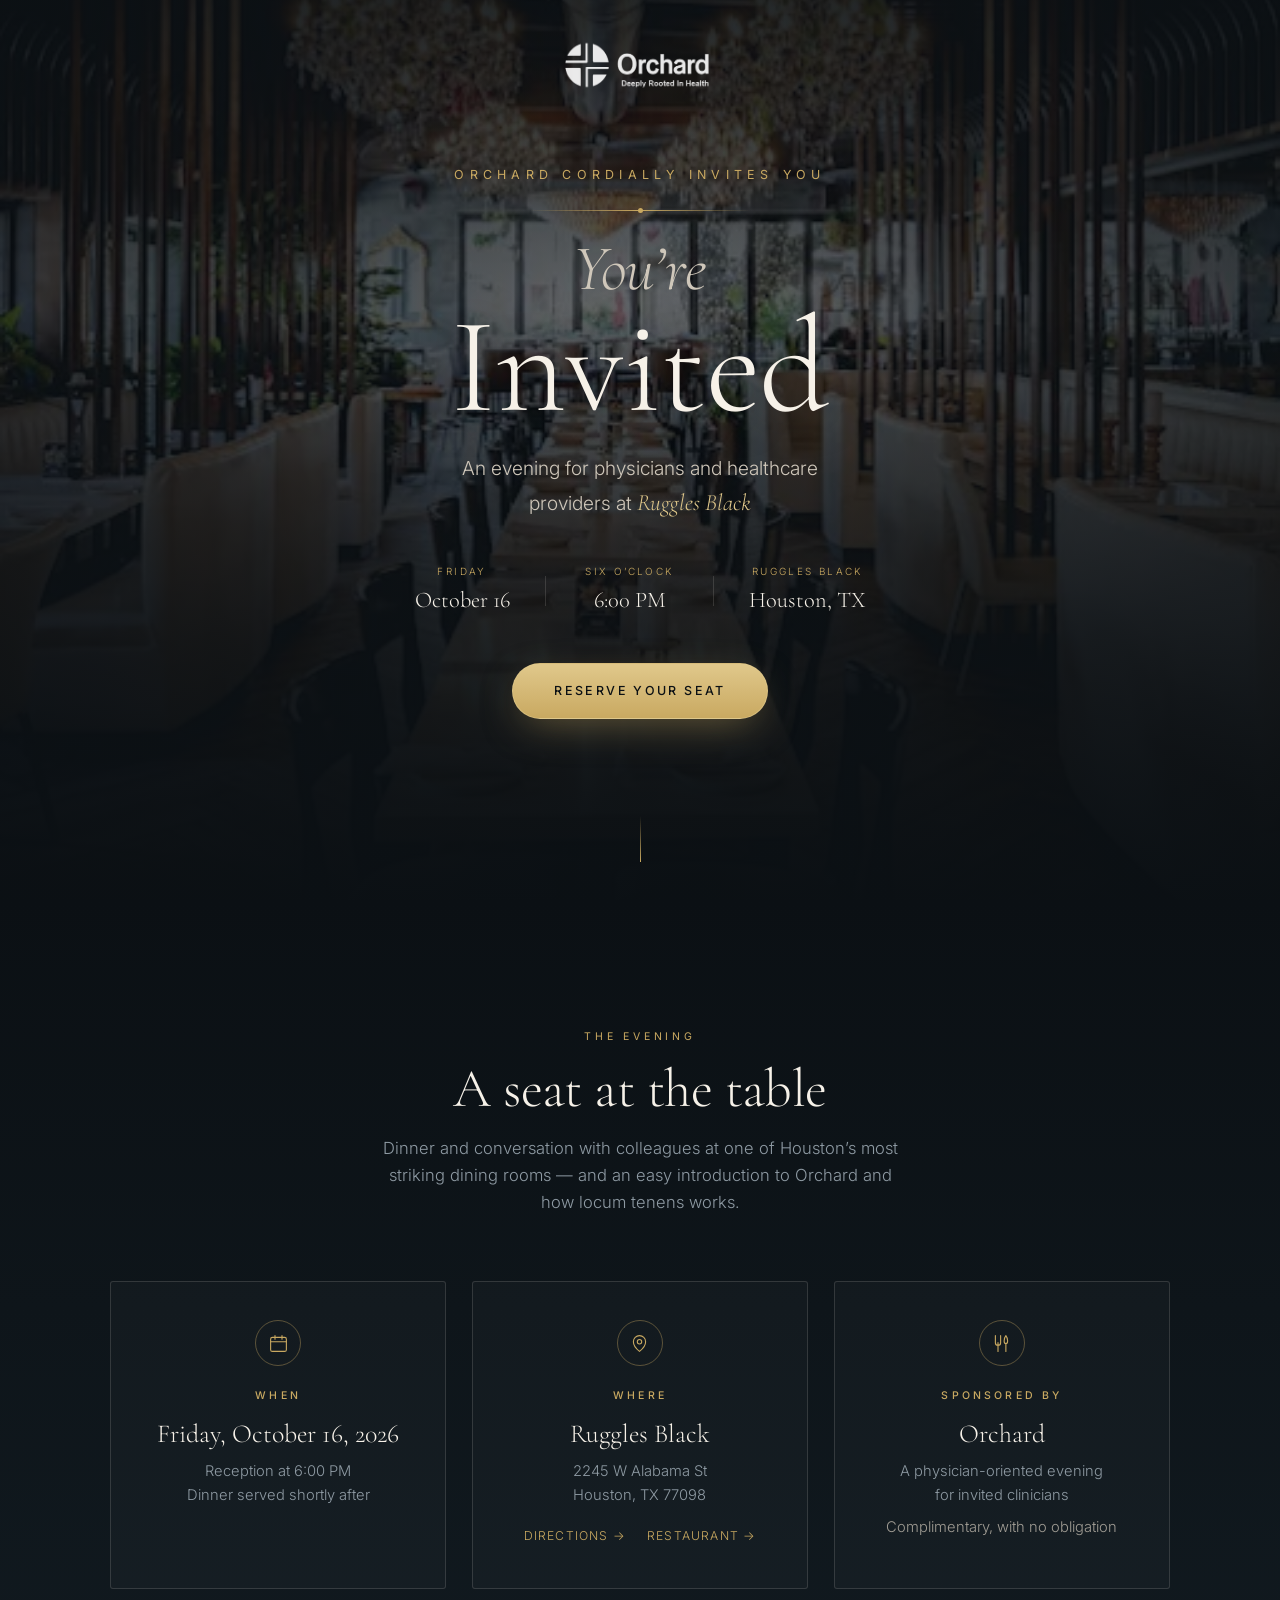
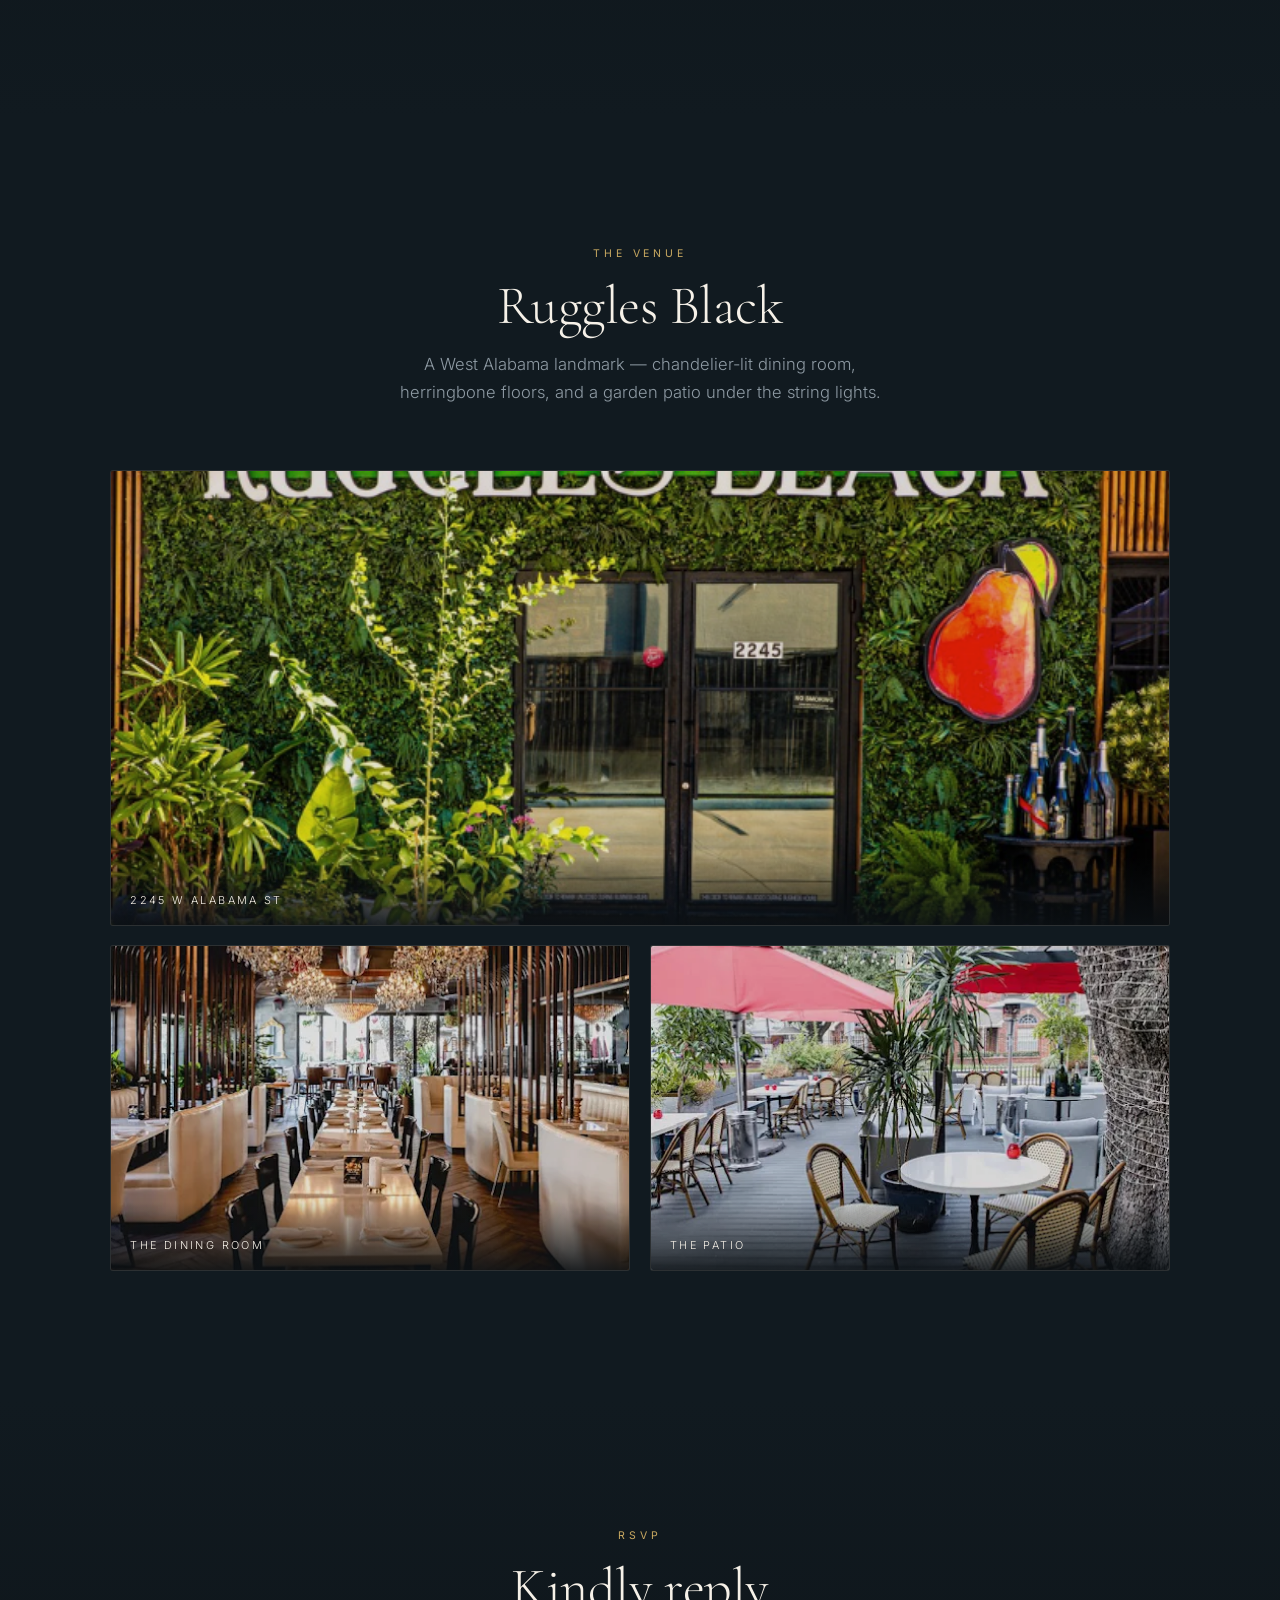
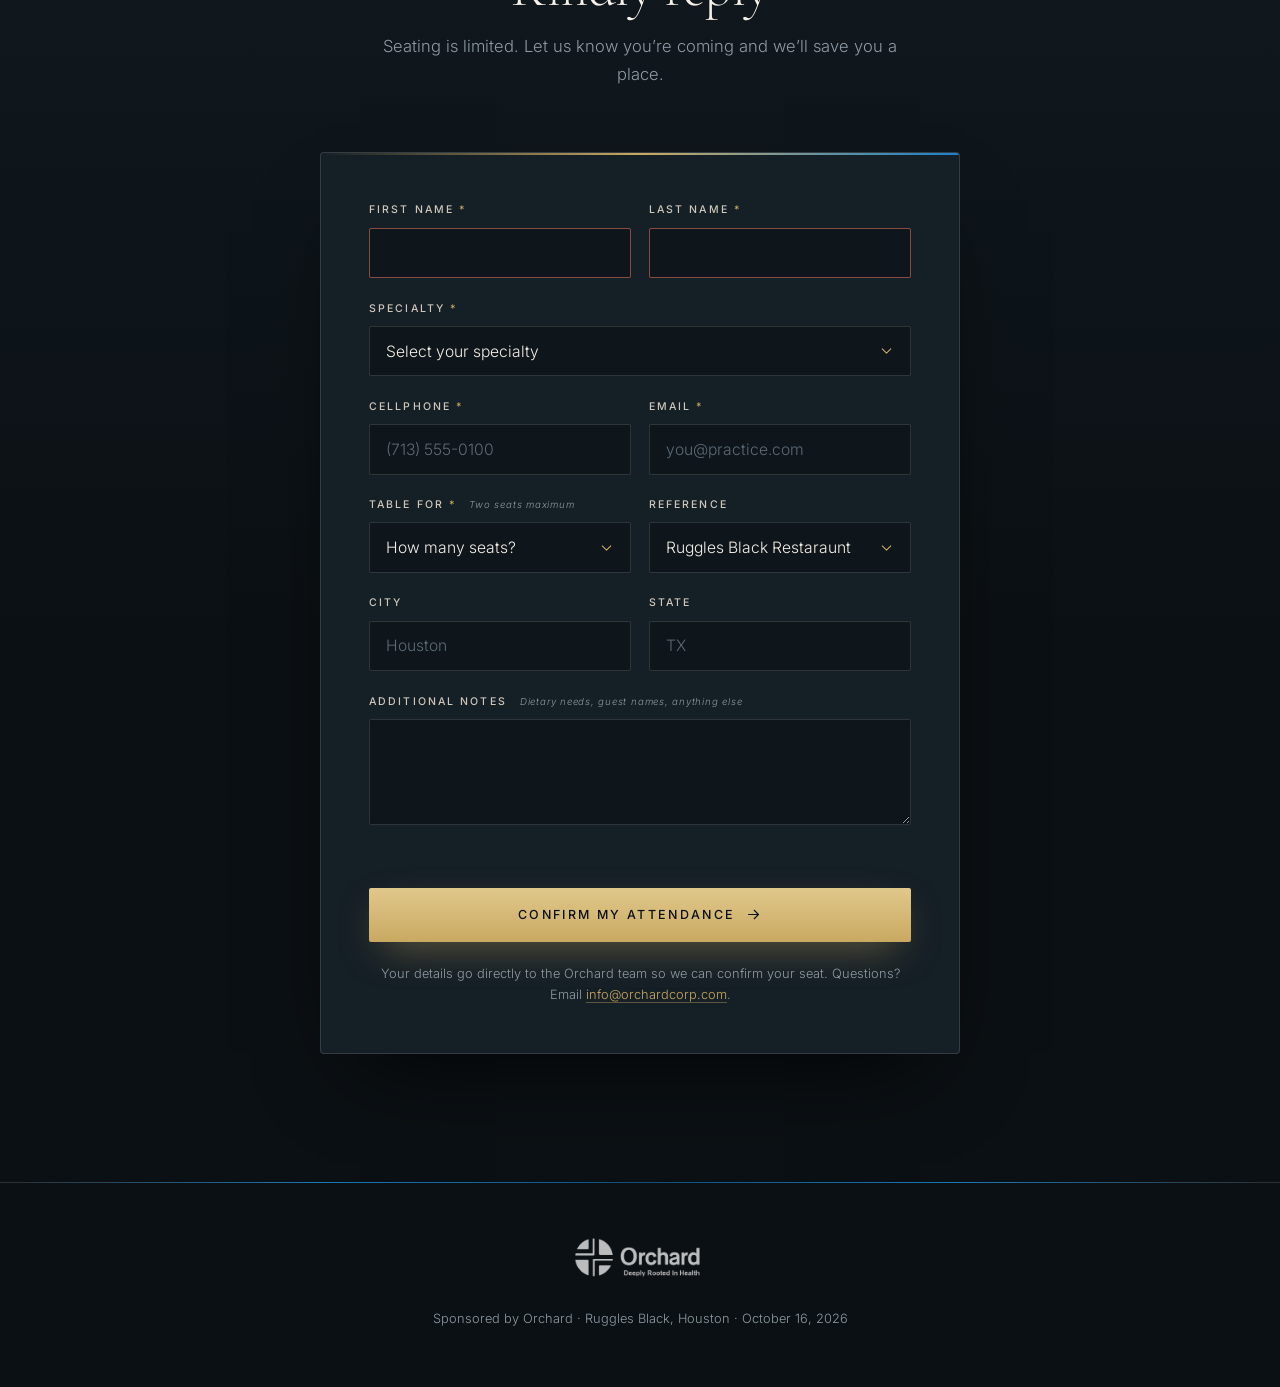
<file: index.html>
<!doctype html>
<html lang="en">
<head>
<meta charset="utf-8">
<meta http-equiv="Content-type" content="text/html; charset=UTF-8">
<meta name="viewport" content="width=device-width, initial-scale=1">
<title>You're Invited — An Evening with Orchard</title>
<meta name="description" content="An evening for physicians and healthcare providers to meet over dinner and learn more about Orchard and locum tenens. Ruggles Black, Houston — Friday, October 16 at 6:00 PM. RSVP below.">
<meta name="robots" content="noindex">

<meta property="og:type" content="website">
<meta property="og:title" content="You're Invited — An Evening with Orchard">
<meta property="og:description" content="Sponsored by Orchard. An evening for physicians and healthcare providers — Ruggles Black, Houston · Friday, October 16 · 6:00 PM">
<meta property="og:image" content="src/assets/venue-dining.webp">

<link rel="preconnect" href="https://fonts.googleapis.com">
<link rel="preconnect" href="https://fonts.gstatic.com" crossorigin>
<link href="https://fonts.googleapis.com/css2?family=Cormorant+Garamond:ital,wght@0,300;0,400;0,500;0,600;1,300;1,400&family=Inter:wght@300;400;500;600&display=swap" rel="stylesheet">
<link rel="icon" href="src/assets/favicon-32.png" sizes="32x32">
<link rel="icon" href="src/assets/icon-512.png" sizes="512x512">
<link rel="apple-touch-icon" href="src/assets/apple-touch-icon.png">
<meta name="theme-color" content="#0B1014">

<link rel="stylesheet" href="styles.css">

<noscript><style>.reveal{opacity:1!important;transform:none!important}</style></noscript>

<script src="https://www.google.com/recaptcha/api.js" async defer></script>
</head>
<body>

<!-- ─────────────  HERO  ───────────── -->
<header class="hero">
  <div class="hero__media" role="presentation">
    <img src="src/assets/venue-dining.webp" alt="" aria-hidden="true">
  </div>
  <div class="hero__scrim"></div>

  <a class="brandbar" href="https://orchardcorp.com" target="_blank" rel="noopener noreferrer" aria-label="Orchard — Deeply Rooted In Health">
    <img src="src/assets/orchard-logo.png" alt="Orchard" width="326" height="121">
  </a>

  <div class="hero__inner">
    <p class="eyebrow reveal">Orchard cordially invites you</p>

    <div class="rule reveal" style="--d:.1s"><span></span></div>

    <h1 class="reveal" style="--d:.2s">
      <span class="h1-script">You&rsquo;re</span>
      <span class="h1-main">Invited</span>
    </h1>

    <p class="hero__lede reveal" style="--d:.3s">
      An evening for physicians and healthcare providers at
      <em>Ruggles&nbsp;Black</em>
    </p>

    <div class="hero__meta reveal" style="--d:.4s">
      <div class="hero__meta-item">
        <span class="k">Friday</span>
        <span class="v">October 16</span>
      </div>
      <div class="hero__meta-div" aria-hidden="true"></div>
      <div class="hero__meta-item">
        <span class="k">Six o&rsquo;clock</span>
        <span class="v">6:00 PM</span>
      </div>
      <div class="hero__meta-div" aria-hidden="true"></div>
      <div class="hero__meta-item">
        <span class="k">Ruggles Black</span>
        <span class="v">Houston, TX</span>
      </div>
    </div>

    <a class="btn btn--primary reveal" style="--d:.5s" href="#rsvp">Reserve your seat</a>
  </div>

  <a class="scroll-cue" href="#details" aria-label="Scroll to details">
    <span class="scroll-cue__line"></span>
  </a>
</header>

<main>

<!-- ─────────────  DETAILS  ───────────── -->
<section class="section details" id="details">
  <div class="wrap">
    <div class="section__head reveal">
      <p class="kicker">The Evening</p>
      <h2>A seat at the table</h2>
      <p class="section__sub">
        Dinner and conversation with colleagues at one of Houston&rsquo;s most striking
        dining rooms &mdash; and an easy introduction to Orchard and how locum tenens works.
      </p>
    </div>

    <div class="cards">
      <article class="card reveal" style="--d:.05s">
        <div class="card__icon" aria-hidden="true">
          <svg viewBox="0 0 24 24" fill="none" stroke="currentColor" stroke-width="1.25">
            <rect x="3" y="5" width="18" height="16" rx="2"/>
            <path d="M8 3v4M16 3v4M3 10h18"/>
          </svg>
        </div>
        <h3>When</h3>
        <p class="card__lead">Friday, October&nbsp;16, 2026</p>
        <p class="card__note">Reception at 6:00&nbsp;PM<br>Dinner served shortly after</p>
      </article>

      <article class="card reveal" style="--d:.15s">
        <div class="card__icon" aria-hidden="true">
          <svg viewBox="0 0 24 24" fill="none" stroke="currentColor" stroke-width="1.25">
            <path d="M12 21s7-5.4 7-11a7 7 0 1 0-14 0c0 5.6 7 11 7 11z"/>
            <circle cx="12" cy="10" r="2.5"/>
          </svg>
        </div>
        <h3>Where</h3>
        <p class="card__lead">Ruggles Black</p>
        <p class="card__note">
          2245 W Alabama St<br>Houston, TX 77098
        </p>
        <div class="card__links">
          <a href="https://maps.google.com/?q=Ruggles+Black,+2245+W+Alabama+St,+Houston,+TX+77098" target="_blank" rel="noopener noreferrer">Directions &rarr;</a>
          <a href="https://rugglesblack.com" target="_blank" rel="noopener noreferrer">Restaurant &rarr;</a>
        </div>
      </article>

      <article class="card reveal" style="--d:.25s">
        <div class="card__icon" aria-hidden="true">
          <svg viewBox="0 0 24 24" fill="none" stroke="currentColor" stroke-width="1.25">
            <path d="M5 3v8a3 3 0 0 0 6 0V3M8 11v10"/>
            <path d="M17 3c-1.5 2-2 4-2 6s.5 3 2 3 2-1 2-3-.5-4-2-6zM17 12v9"/>
          </svg>
        </div>
        <h3>Sponsored by</h3>
        <p class="card__lead">Orchard</p>
        <p class="card__note">
          A physician-oriented evening<br>for invited clinicians
        </p>
        <p class="card__note card__note--tight">
          Complimentary, with no obligation
        </p>
      </article>
    </div>
  </div>
</section>

<!-- ─────────────  GALLERY  ───────────── -->
<section class="section gallery-sec">
  <div class="wrap">
    <div class="section__head reveal">
      <p class="kicker">The Venue</p>
      <h2>Ruggles Black</h2>
      <p class="section__sub">
        A West Alabama landmark &mdash; chandelier-lit dining room, herringbone floors,
        and a garden patio under the string lights.
      </p>
    </div>

    <div class="gallery">
      <figure class="shot shot--wide reveal">
        <img src="src/assets/venue-exterior.webp" alt="The Ruggles Black entrance on West Alabama Street, framed by a living green wall" loading="lazy">
        <figcaption>2245 W Alabama St</figcaption>
      </figure>
      <figure class="shot reveal" style="--d:.1s">
        <img src="src/assets/venue-dining.webp" alt="The Ruggles Black dining room, lined with chandeliers and banquettes" loading="lazy">
        <figcaption>The dining room</figcaption>
      </figure>
      <figure class="shot reveal" style="--d:.2s">
        <img src="src/assets/venue-patio.webp" alt="The Ruggles Black patio with red umbrellas and bistro chairs" loading="lazy">
        <figcaption>The patio</figcaption>
      </figure>
    </div>
  </div>
</section>

<!-- ─────────────  RSVP  ───────────── -->
<section class="section rsvp" id="rsvp">
  <div class="wrap wrap--narrow">
    <div class="section__head reveal">
      <p class="kicker">RSVP</p>
      <h2>Kindly reply</h2>
      <p class="section__sub">
        Seating is limited. Let us know you&rsquo;re coming and we&rsquo;ll save you a place.
      </p>
    </div>

    <div class="form-card reveal" style="--d:.1s">
      <div class="form-card__ribbon" aria-hidden="true"></div>

      <form
        id="rsvp-form"
        action="https://webto.salesforce.com/servlet/servlet.WebToLead?encoding=UTF-8&orgId=00DKc000000Ivmn"
        method="POST"
      >
        <!-- Salesforce Web-to-Lead routing -->
        <input type="hidden" name="captcha_settings" value='{"keyname":"Google_reCAPTCHA_v2","fallback":"true","orgId":"00DKc000000Ivmn","ts":""}'>
        <input type="hidden" name="oid" value="00DKc000000Ivmn">
        <input type="hidden" name="retURL" value="https://orchard-rsvp-two.vercel.app/thanks.html">
        <input type="hidden" id="lead_source" name="lead_source" value="Web">

        <div class="grid-2">
          <div class="field">
            <label for="first_name">First name <span class="req">*</span></label>
            <input id="first_name" name="first_name" type="text" maxlength="40" required autocomplete="given-name">
          </div>
          <div class="field">
            <label for="last_name">Last name <span class="req">*</span></label>
            <input id="last_name" name="last_name" type="text" maxlength="80" required autocomplete="family-name">
          </div>
        </div>

        <div class="field">
          <label for="00NWj00000UkWBz">Specialty <span class="req">*</span></label>
          <div class="select-wrap">
            <select id="00NWj00000UkWBz" name="00NWj00000UkWBz" title="Specialty" required>
              <option value="">Select your specialty</option>
            <option value="Abdominal Radiology">Abdominal Radiology</option>
            <option value="Acute Care">Acute Care</option>
            <option value="Addiction Medicine">Addiction Medicine</option>
            <option value="Addiction Psychiatry">Addiction Psychiatry</option>
            <option value="Adolescent Medicine">Adolescent Medicine</option>
            <option value="Adult">Adult</option>
            <option value="Adult Reconstructive Orthopedics">Adult Reconstructive Orthopedics</option>
            <option value="Allergy">Allergy</option>
            <option value="Allergy/Immunology">Allergy/Immunology</option>
            <option value="Allergy and Immunology">Allergy and Immunology</option>
            <option value="Anatomic/Clinical Pathology">Anatomic/Clinical Pathology</option>
            <option value="Anatomic Pathology">Anatomic Pathology</option>
            <option value="Anesthesia Assistant">Anesthesia Assistant</option>
            <option value="Anesthesiology">Anesthesiology</option>
            <option value="Anesthesiology - Cardiac">Anesthesiology - Cardiac</option>
            <option value="Audiology">Audiology</option>
            <option value="Bariatric Surgery">Bariatric Surgery</option>
            <option value="Bloodbanking/Transfusion Medicine">Bloodbanking/Transfusion Medicine</option>
            <option value="Breast Radiology">Breast Radiology</option>
            <option value="Breast Surgery">Breast Surgery</option>
            <option value="Cardiac Electrophysiology">Cardiac Electrophysiology</option>
            <option value="Cardiac Surgery">Cardiac Surgery</option>
            <option value="Cardiology">Cardiology</option>
            <option value="Cardiothoracic Anesthesiology">Cardiothoracic Anesthesiology</option>
            <option value="Cardiothoracic Radiology">Cardiothoracic Radiology</option>
            <option value="Cardiothoracic Surgery">Cardiothoracic Surgery</option>
            <option value="Cardiovascular Diseases">Cardiovascular Diseases</option>
            <option value="Cardiovascular Surgery">Cardiovascular Surgery</option>
            <option value="Certified Anesthesiologist Assistant (CAA)">Certified Anesthesiologist Assistant (CAA)</option>
            <option value="Child &amp; Adolescent Psychiatry">Child &amp; Adolescent Psychiatry</option>
            <option value="Child Development">Child Development</option>
            <option value="Child Neurology">Child Neurology</option>
            <option value="Clinical Neurophysiology">Clinical Neurophysiology</option>
            <option value="Clinical Pathology">Clinical Pathology</option>
            <option value="Colon &amp; Rectal Surgery">Colon &amp; Rectal Surgery</option>
            <option value="Critical Care Medicine">Critical Care Medicine</option>
            <option value="Critical Care Surgery">Critical Care Surgery</option>
            <option value="CRNA">CRNA</option>
            <option value="Cytopathology">Cytopathology</option>
            <option value="Dental Hygenist">Dental Hygenist</option>
            <option value="Dentistry">Dentistry</option>
            <option value="Dermatology">Dermatology</option>
            <option value="Dermatopathology">Dermatopathology</option>
            <option value="Diabetes">Diabetes</option>
            <option value="Emergency Medicine">Emergency Medicine</option>
            <option value="Endocrinology">Endocrinology</option>
            <option value="Endodontist">Endodontist</option>
            <option value="Family Medicine">Family Medicine</option>
            <option value="Family Medicine - Obstetrics">Family Medicine - Obstetrics</option>
            <option value="Foot &amp; Ankle Orthopedics">Foot &amp; Ankle Orthopedics</option>
            <option value="Forensic Pathology">Forensic Pathology</option>
            <option value="Forensic Psychiatry">Forensic Psychiatry</option>
            <option value="Gastroenterology">Gastroenterology</option>
            <option value="General Practice">General Practice</option>
            <option value="General Surgery">General Surgery</option>
            <option value="Geriatric Medicine">Geriatric Medicine</option>
            <option value="Geriatric Psychiatry">Geriatric Psychiatry</option>
            <option value="Gerontology/Elder Health">Gerontology/Elder Health</option>
            <option value="Gynecolgic Oncology">Gynecolgic Oncology</option>
            <option value="Gynecology">Gynecology</option>
            <option value="Hand Surgery">Hand Surgery</option>
            <option value="Head &amp; Neck Surgery">Head &amp; Neck Surgery</option>
            <option value="Hematology">Hematology</option>
            <option value="Hematology/Oncology">Hematology/Oncology</option>
            <option value="Hematopathology">Hematopathology</option>
            <option value="Hospice &amp; Pallative Medicine">Hospice &amp; Pallative Medicine</option>
            <option value="Hospice &amp; Palliative Medicine">Hospice &amp; Palliative Medicine</option>
            <option value="Hospitalist">Hospitalist</option>
            <option value="Hyperbaric Medicine/Wound Care">Hyperbaric Medicine/Wound Care</option>
            <option value="IM/Pediatrics (MedPed)">IM/Pediatrics (MedPed)</option>
            <option value="Immunology">Immunology</option>
            <option value="Infectious Disease">Infectious Disease</option>
            <option value="Internal Medicine">Internal Medicine</option>
            <option value="Interventional Cardiology">Interventional Cardiology</option>
            <option value="Interventional Neuro Radiology">Interventional Neuro Radiology</option>
            <option value="Interventional Pain Management">Interventional Pain Management</option>
            <option value="Interventional Radiology">Interventional Radiology</option>
            <option value="Kidney Transplant">Kidney Transplant</option>
            <option value="Maternal &amp; Fetal Medicine">Maternal &amp; Fetal Medicine</option>
            <option value="Medical Genetics">Medical Genetics</option>
            <option value="Medical Microbiology">Medical Microbiology</option>
            <option value="Medical Toxicology">Medical Toxicology</option>
            <option value="Mens Health">Mens Health</option>
            <option value="Molecular Genetic Pathology">Molecular Genetic Pathology</option>
            <option value="Musculoskeletal Radiology">Musculoskeletal Radiology</option>
            <option value="Neonatal-Perinatal Medicine">Neonatal-Perinatal Medicine</option>
            <option value="Nephrology">Nephrology</option>
            <option value="Neurodevelopmental Disabilities">Neurodevelopmental Disabilities</option>
            <option value="Neurological surgery">Neurological surgery</option>
            <option value="Neurology">Neurology</option>
            <option value="Neuropathology">Neuropathology</option>
            <option value="Neuroradiology">Neuroradiology</option>
            <option value="Neurotology">Neurotology</option>
            <option value="Nocturnist">Nocturnist</option>
            <option value="Nonsurgical/Nonprimary Care">Nonsurgical/Nonprimary Care</option>
            <option value="Nucelar Radiology">Nucelar Radiology</option>
            <option value="Nuclear Medicine">Nuclear Medicine</option>
            <option value="Nurse Midwife">Nurse Midwife</option>
            <option value="Nurse Practitioner">Nurse Practitioner</option>
            <option value="Obstetrics and Gynecology">Obstetrics and Gynecology</option>
            <option value="Occupational Medicine">Occupational Medicine</option>
            <option value="Occupational Therapist">Occupational Therapist</option>
            <option value="Occupational Therapy Assistant">Occupational Therapy Assistant</option>
            <option value="Oncology">Oncology</option>
            <option value="Ophthalmology">Ophthalmology</option>
            <option value="Optometry">Optometry</option>
            <option value="Oral &amp; Maxillofacial Surgery">Oral &amp; Maxillofacial Surgery</option>
            <option value="Oral Surgery">Oral Surgery</option>
            <option value="Orthodontist">Orthodontist</option>
            <option value="Orthopedic Sports Medicine">Orthopedic Sports Medicine</option>
            <option value="Orthopedic Surgery">Orthopedic Surgery</option>
            <option value="Orthopedic Trauma Surgery">Orthopedic Trauma Surgery</option>
            <option value="Otolaryngology">Otolaryngology</option>
            <option value="Pain Management">Pain Management</option>
            <option value="Pathology">Pathology</option>
            <option value="Pediatric Allergy and Immunology">Pediatric Allergy and Immunology</option>
            <option value="Pediatric Anesthesiology">Pediatric Anesthesiology</option>
            <option value="Pediatric Cardiology">Pediatric Cardiology</option>
            <option value="Pediatric Cardiothoracic Surgery">Pediatric Cardiothoracic Surgery</option>
            <option value="Pediatric Certified Dentist">Pediatric Certified Dentist</option>
            <option value="Pediatric Critical Care Medicine">Pediatric Critical Care Medicine</option>
            <option value="Pediatric Dentistry">Pediatric Dentistry</option>
            <option value="Pediatric Emergency Medicine">Pediatric Emergency Medicine</option>
            <option value="Pediatric Endocrinology">Pediatric Endocrinology</option>
            <option value="Pediatric Gastroenterology">Pediatric Gastroenterology</option>
            <option value="Pediatric Genetics">Pediatric Genetics</option>
            <option value="Pediatric Hematology/Oncology">Pediatric Hematology/Oncology</option>
            <option value="Pediatric Hospitalist">Pediatric Hospitalist</option>
            <option value="Pediatric Hospitalist-Internal Medicine">Pediatric Hospitalist-Internal Medicine</option>
            <option value="Pediatric Infectious Disease">Pediatric Infectious Disease</option>
            <option value="Pediatric Internal Medicine">Pediatric Internal Medicine</option>
            <option value="Pediatric Neonatal Medicine">Pediatric Neonatal Medicine</option>
            <option value="Pediatric Nephrology">Pediatric Nephrology</option>
            <option value="Pediatric Neurological Surgery">Pediatric Neurological Surgery</option>
            <option value="Pediatric Neurology">Pediatric Neurology</option>
            <option value="Pediatric Oncology">Pediatric Oncology</option>
            <option value="Pediatric Ophthalmology">Pediatric Ophthalmology</option>
            <option value="Pediatric Orthopedic Surgery">Pediatric Orthopedic Surgery</option>
            <option value="Pediatric Otolaryngology">Pediatric Otolaryngology</option>
            <option value="Pediatric Pathology">Pediatric Pathology</option>
            <option value="Pediatric Pulmonology">Pediatric Pulmonology</option>
            <option value="Pediatric Radiology">Pediatric Radiology</option>
            <option value="Pediatric Rehabilitation Medicine">Pediatric Rehabilitation Medicine</option>
            <option value="Pediatric Rheumatology">Pediatric Rheumatology</option>
            <option value="Pediatrics">Pediatrics</option>
            <option value="Pediatrics &amp; Behavioral">Pediatrics &amp; Behavioral</option>
            <option value="Pediatrics Orthopedics">Pediatrics Orthopedics</option>
            <option value="Pediatric Surgery">Pediatric Surgery</option>
            <option value="Pediatric Urology">Pediatric Urology</option>
            <option value="Perfusionist">Perfusionist</option>
            <option value="Periodontist">Periodontist</option>
            <option value="Physical Medicine and Rehabilitation">Physical Medicine and Rehabilitation</option>
            <option value="Plastic Surgery">Plastic Surgery</option>
            <option value="Podiatry">Podiatry</option>
            <option value="Preventive Medicine">Preventive Medicine</option>
            <option value="Primary Care">Primary Care</option>
            <option value="Psychiatry">Psychiatry</option>
            <option value="Psychology">Psychology</option>
            <option value="Pulmonary Critical Care Medicine">Pulmonary Critical Care Medicine</option>
            <option value="Pulmonary Disease">Pulmonary Disease</option>
            <option value="Pulmonary Sleep Medicine">Pulmonary Sleep Medicine</option>
            <option value="Radiation Oncology">Radiation Oncology</option>
            <option value="Radiation Physics">Radiation Physics</option>
            <option value="Radiology">Radiology</option>
            <option value="Reproductive Endorcrinology">Reproductive Endorcrinology</option>
            <option value="Rheumatology">Rheumatology</option>
            <option value="Selective Pathology">Selective Pathology</option>
            <option value="Sleep Medicine">Sleep Medicine</option>
            <option value="Social Work">Social Work</option>
            <option value="Speech Language Pathology">Speech Language Pathology</option>
            <option value="Spine Surgery">Spine Surgery</option>
            <option value="Sports Medicine">Sports Medicine</option>
            <option value="Surgery">Surgery</option>
            <option value="Surgical Oncology">Surgical Oncology</option>
            <option value="Thoracic Surgery">Thoracic Surgery</option>
            <option value="Transplant Surgery">Transplant Surgery</option>
            <option value="Trauma">Trauma</option>
            <option value="Trauma Surgery">Trauma Surgery</option>
            <option value="Urgent Care">Urgent Care</option>
            <option value="Urology">Urology</option>
            <option value="Vascular/Interventional Radiology">Vascular/Interventional Radiology</option>
            <option value="Vascular Medicine">Vascular Medicine</option>
            <option value="Vascular Neurology">Vascular Neurology</option>
            <option value="Vascular Surgery">Vascular Surgery</option>
            <option value="Womens Health">Womens Health</option>
            <option value="Wound Care">Wound Care</option>
            </select>
            <svg class="select-chev" viewBox="0 0 24 24" fill="none" stroke="currentColor" stroke-width="1.5" aria-hidden="true"><path d="M6 9l6 6 6-6"/></svg>
          </div>
        </div>

        <div class="grid-2">
          <div class="field">
            <label for="mobile">Cellphone <span class="req">*</span></label>
            <input id="mobile" name="mobile" type="tel" maxlength="40" required autocomplete="tel" placeholder="(713) 555-0100">
          </div>
          <div class="field">
            <label for="email">Email <span class="req">*</span></label>
            <input id="email" name="email" type="email" maxlength="80" required autocomplete="email" placeholder="you@practice.com">
          </div>
        </div>

        <div class="grid-2">
          <div class="field">
            <label for="00NWj00000ZPQ4n">Table for <span class="req">*</span> <span class="opt">Two seats maximum</span></label>
            <div class="select-wrap">
              <select id="00NWj00000ZPQ4n" name="00NWj00000ZPQ4n" title="Table for" required>
                <option value="">How many seats?</option>
                <option value="1">1 &mdash; just me</option>
                <option value="2">2 &mdash; me and a guest</option>
              </select>
              <svg class="select-chev" viewBox="0 0 24 24" fill="none" stroke="currentColor" stroke-width="1.5" aria-hidden="true"><path d="M6 9l6 6 6-6"/></svg>
            </div>
          </div>
          <div class="field">
            <label for="00NWj00000ZPEZz">Reference</label>
            <div class="select-wrap">
              <select id="00NWj00000ZPEZz" name="00NWj00000ZPEZz" title="Reference">
                <option value="">&mdash;None&mdash;</option>
                <option value="Ruggles Black Restaraunt" selected>Ruggles Black Restaraunt</option>
                <option value="Other">Other</option>
              </select>
              <svg class="select-chev" viewBox="0 0 24 24" fill="none" stroke="currentColor" stroke-width="1.5" aria-hidden="true"><path d="M6 9l6 6 6-6"/></svg>
            </div>
          </div>
        </div>

        <div class="grid-2">
          <div class="field">
            <label for="city">City</label>
            <input id="city" name="city" type="text" maxlength="40" autocomplete="address-level2" placeholder="Houston">
          </div>
          <div class="field">
            <label for="state">State</label>
            <input id="state" name="state" type="text" maxlength="20" autocomplete="address-level1" placeholder="TX">
          </div>
        </div>

        <div class="field">
          <label for="00NWj00000UHuAz">Additional notes <span class="opt">Dietary needs, guest names, anything else</span></label>
          <textarea id="00NWj00000UHuAz" name="00NWj00000UHuAz" rows="3" wrap="soft"></textarea>
        </div>

        <div class="captcha">
          <div class="g-recaptcha" data-sitekey="6LfpApAsAAAAAJGnaVnxcbJVdndYjgJeW_8KPZ_n"></div>
        </div>

        <button type="submit" name="submit" class="btn btn--submit" id="rsvp-submit">
          <span>Confirm my attendance</span>
          <svg viewBox="0 0 24 24" fill="none" stroke="currentColor" stroke-width="1.5" aria-hidden="true"><path d="M5 12h14M13 6l6 6-6 6"/></svg>
        </button>

        <p class="form-note">
          Your details go directly to the Orchard team so we can confirm your seat.
          Questions? Email <a href="mailto:info@orchardcorp.com">info@orchardcorp.com</a>.
        </p>
      </form>
    </div>
  </div>
</section>

</main>

<footer class="footer">
  <div class="wrap">
    <a class="footer__logo" href="https://orchardcorp.com" target="_blank" rel="noopener noreferrer">
      <img src="src/assets/orchard-logo.png" alt="Orchard — Deeply Rooted In Health" width="326" height="121">
    </a>
    <p class="footer__line">Sponsored by Orchard &middot; Ruggles Black, Houston &middot; October&nbsp;16, 2026</p>
  </div>
</footer>

<script src="script.js"></script>
</body>
</html>
</file>
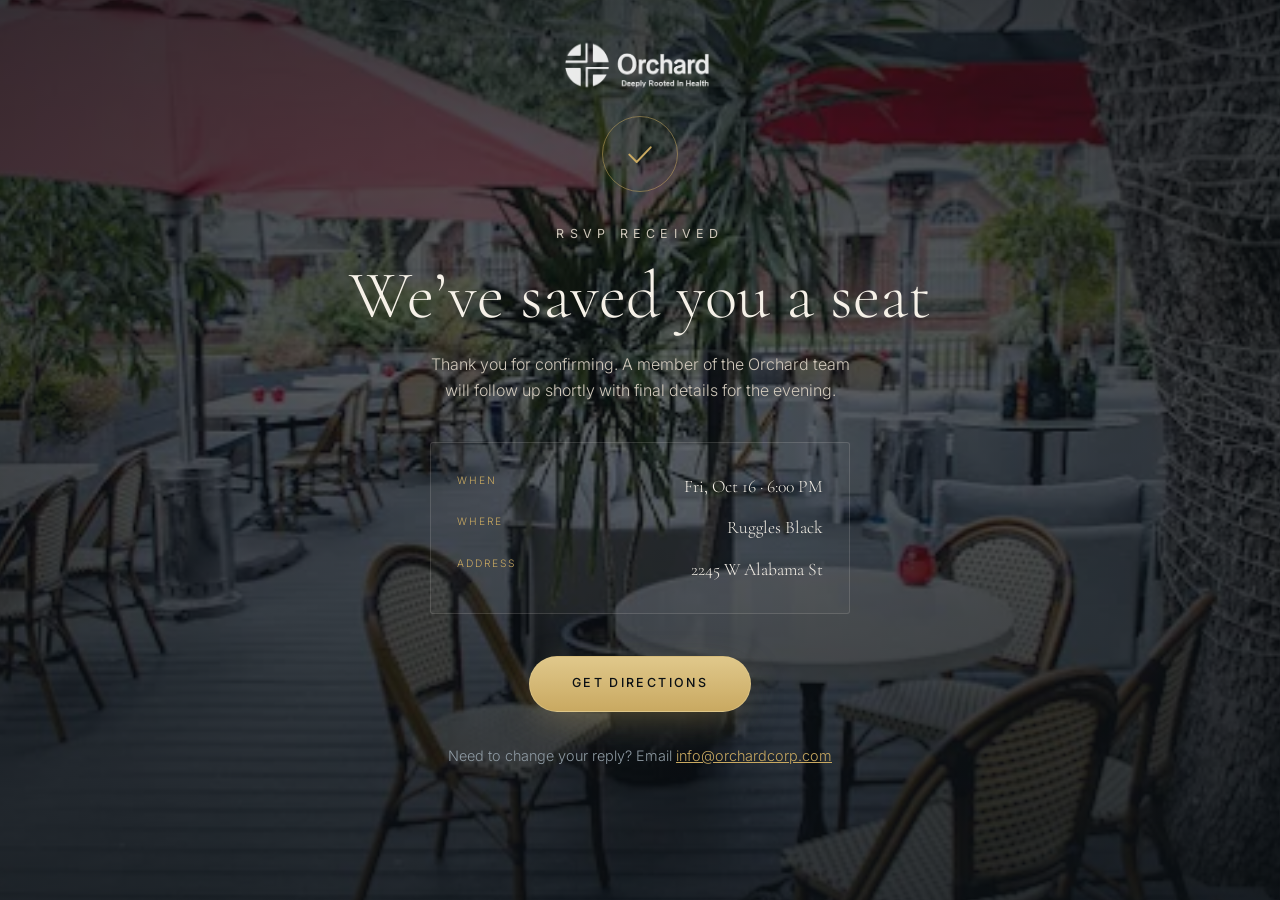
<file: thanks.html>
<!doctype html>
<html lang="en">
<head>
<meta charset="utf-8">
<meta name="viewport" content="width=device-width, initial-scale=1">
<title>Thank you — We've saved your seat | Orchard</title>
<meta name="robots" content="noindex">
<link rel="preconnect" href="https://fonts.googleapis.com">
<link rel="preconnect" href="https://fonts.gstatic.com" crossorigin>
<link href="https://fonts.googleapis.com/css2?family=Cormorant+Garamond:ital,wght@0,300;0,400;1,300&family=Inter:wght@300;400;500&display=swap" rel="stylesheet">
<link rel="icon" href="src/assets/favicon-32.png" sizes="32x32">
<link rel="icon" href="src/assets/icon-512.png" sizes="512x512">
<link rel="apple-touch-icon" href="src/assets/apple-touch-icon.png">
<meta name="theme-color" content="#0B1014">
<link rel="stylesheet" href="styles.css">
<style>
  .thanks{
    min-height:100svh;display:grid;place-items:center;text-align:center;
    position:relative;overflow:hidden;padding:4rem 0;
  }
  .thanks__media{position:absolute;inset:0;z-index:0}
  .thanks__media img{width:100%;height:100%;object-fit:cover;transform:scale(1.08)}
  .thanks__scrim{
    position:absolute;inset:0;z-index:1;
    background:radial-gradient(120% 90% at 50% 40%,rgba(11,16,20,.62),rgba(11,16,20,.96));
  }
  .thanks__inner{position:relative;z-index:2;max-width:640px;padding-inline:1.5rem}
  .seal{
    width:76px;height:76px;margin:0 auto 2rem;border-radius:50%;
    display:grid;place-items:center;
    border:1px solid rgba(201,169,97,.5);color:var(--gold);
    animation:pop .9s cubic-bezier(.22,.8,.28,1) both;
  }
  .seal svg{width:32px;height:32px;stroke-linecap:round;stroke-linejoin:round}
  .seal svg path{
    stroke-dasharray:32;stroke-dashoffset:32;
    animation:draw .8s cubic-bezier(.22,.8,.28,1) .45s forwards;
  }
  @keyframes pop{from{opacity:0;transform:scale(.8)}to{opacity:1;transform:none}}
  @keyframes draw{to{stroke-dashoffset:0}}
  .thanks h1{
    margin:0 0 1.2rem;font-family:"Cormorant Garamond",Georgia,serif;font-weight:300;
    font-size:clamp(2.4rem,8vw,4.2rem);line-height:1.05;
  }
  .thanks p{margin:0 auto 1rem;max-width:44ch;color:var(--cream-dim)}
  .thanks .small{color:var(--muted);font-size:.9rem}
  .thanks .recap{
    margin:2.4rem auto 2.6rem;padding:1.4rem 1.6rem;max-width:420px;
    border:1px solid var(--line);border-radius:3px;background:rgba(246,241,232,.03);
  }
  .thanks .recap div{display:flex;justify-content:space-between;gap:1rem;padding:.4rem 0}
  .thanks .recap span:first-child{
    font-size:.64rem;letter-spacing:.2em;text-transform:uppercase;color:var(--gold)
  }
  .thanks .recap span:last-child{font-family:"Cormorant Garamond",Georgia,serif;font-size:1.1rem}
</style>
</head>
<body>
<section class="thanks">
  <div class="thanks__media"><img src="src/assets/venue-patio.webp" alt="" aria-hidden="true"></div>
  <div class="thanks__scrim"></div>
  <a class="brandbar" href="https://orchardcorp.com" target="_blank" rel="noopener noreferrer" aria-label="Orchard — Deeply Rooted In Health">
    <img src="src/assets/orchard-logo.png" alt="Orchard" width="326" height="121">
  </a>
  <div class="thanks__inner">
    <div class="seal">
      <svg viewBox="0 0 24 24" fill="none" stroke="currentColor" stroke-width="1.5"><path d="M4 12.5l5.5 5.5L20 7"/></svg>
    </div>
    <p class="eyebrow">RSVP received</p>
    <h1>We&rsquo;ve saved you a seat</h1>
    <p>
      Thank you for confirming. A member of the Orchard team will follow up
      shortly with final details for the evening.
    </p>

    <div class="recap">
      <div><span>When</span><span>Fri, Oct 16 &middot; 6:00 PM</span></div>
      <div><span>Where</span><span>Ruggles Black</span></div>
      <div><span>Address</span><span>2245 W Alabama St</span></div>
    </div>

    <a class="btn btn--primary" href="https://maps.google.com/?q=Ruggles+Black,+2245+W+Alabama+St,+Houston,+TX+77098" target="_blank" rel="noopener noreferrer">Get directions</a>

    <p class="small" style="margin-top:2rem">
      Need to change your reply? Email
      <a href="mailto:info@orchardcorp.com" style="color:var(--gold)">info@orchardcorp.com</a>
    </p>
  </div>
</section>
</body>
</html>
</file>
<file: styles.css>
/* ───────────  Tokens  ─────────── */
:root{
  --ink:#0B1014;
  --ink-2:#111A20;
  --panel:#151F26;
  --cream:#F6F1E8;
  --cream-dim:#CFC7BA;
  --muted:#8E9AA3;
  --gold:#C9A961;
  --gold-soft:#E0C88B;
  --blue:#2A95DD;
  --brand-blue-1:#1A82CD;
  --brand-blue-2:#0C5289;
  --line:rgba(246,241,232,.14);
  --maxw:1140px;
  --ease:cubic-bezier(.22,.8,.28,1);
}

*,*::before,*::after{box-sizing:border-box}

html{scroll-behavior:smooth}

body{
  margin:0;
  background:var(--ink);
  color:var(--cream);
  font-family:Inter,ui-sans-serif,-apple-system,"Segoe UI",Helvetica,Arial,sans-serif;
  font-weight:300;
  line-height:1.65;
  -webkit-font-smoothing:antialiased;
  overflow-x:hidden;
}

img{max-width:100%;display:block}

.wrap{width:100%;max-width:var(--maxw);margin-inline:auto;padding-inline:clamp(1.25rem,5vw,2.5rem)}
.wrap--narrow{max-width:720px}

/* ───────────  Reveal animation  ─────────── */
.reveal{
  opacity:0;
  transform:translateY(26px);
  transition:opacity .9s var(--ease) var(--d,0s), transform .9s var(--ease) var(--d,0s);
}
.reveal.in{opacity:1;transform:none}

/* ───────────  Hero  ─────────── */
.hero{
  position:relative;
  min-height:100svh;
  display:grid;
  place-items:center;
  text-align:center;
  overflow:hidden;
  padding:6rem 0 7rem;
}

.hero__media{position:absolute;inset:0;z-index:0}
.hero__media img{
  width:100%;height:100%;object-fit:cover;
  animation:kenburns 26s var(--ease) infinite alternate;
}
@keyframes kenburns{
  from{transform:scale(1.06) translate3d(0,0,0)}
  to  {transform:scale(1.18) translate3d(0,-1.5%,0)}
}

.hero__scrim{
  position:absolute;inset:0;z-index:1;
  background:
    radial-gradient(120% 90% at 50% 32%, rgba(11,16,20,.34) 0%, rgba(11,16,20,.76) 52%, rgba(11,16,20,.94) 100%),
    linear-gradient(180deg, rgba(11,16,20,.72) 0%, rgba(11,16,20,.44) 34%, rgba(11,16,20,.97) 100%);
}

.hero__inner{
  position:relative;z-index:2;
  width:100%;max-width:860px;
  margin-inline:auto;
  padding-inline:clamp(1.25rem,5vw,2.5rem);
}

.eyebrow{
  margin:0 0 1.5rem;
  font-size:clamp(.66rem,1.7vw,.78rem);
  letter-spacing:.42em;
  text-transform:uppercase;
  color:var(--gold);
  font-weight:400;
}

.rule{display:flex;justify-content:center;margin-bottom:1.75rem}
.rule span{
  display:block;width:min(220px,52vw);height:1px;
  background:linear-gradient(90deg,transparent,var(--gold),transparent);
  position:relative;
}
.rule span::after{
  content:"";position:absolute;left:50%;top:50%;
  width:5px;height:5px;margin:-2.5px 0 0 -2.5px;
  border-radius:50%;background:var(--gold);
  box-shadow:0 0 12px rgba(201,169,97,.85);
}

.hero h1{
  margin:0 0 1.4rem;
  font-family:"Cormorant Garamond",Georgia,serif;
  font-weight:300;
  line-height:.94;
  letter-spacing:-.015em;
}
.h1-script{
  display:block;
  font-style:italic;
  font-size:clamp(2.1rem,7.5vw,4rem);
  color:var(--cream-dim);
  margin-bottom:.06em;
}
.h1-main{
  display:block;
  font-size:clamp(3.6rem,15vw,8.5rem);
  color:var(--cream);
  text-shadow:0 2px 40px rgba(0,0,0,.5);
}

.hero__lede{
  margin:0 auto 2.5rem;
  max-width:34ch;
  font-size:clamp(1rem,2.4vw,1.2rem);
  color:var(--cream-dim);
  font-weight:300;
}
.hero__lede em{
  font-family:"Cormorant Garamond",Georgia,serif;
  font-style:italic;
  font-size:1.22em;
  color:var(--gold-soft);
  white-space:nowrap;
}

.hero__meta{
  display:flex;flex-wrap:wrap;
  align-items:center;justify-content:center;
  gap:clamp(.9rem,3.5vw,2.2rem);
  margin-bottom:2.75rem;
}
.hero__meta-item{display:flex;flex-direction:column;gap:.15rem;min-width:96px}
.hero__meta-item .k{
  font-size:.62rem;letter-spacing:.24em;text-transform:uppercase;color:var(--gold)
}
.hero__meta-item .v{
  font-family:"Cormorant Garamond",Georgia,serif;
  font-size:clamp(1.05rem,3vw,1.4rem);color:var(--cream)
}
.hero__meta-div{width:1px;height:30px;background:var(--line)}

/* ───────────  Buttons  ─────────── */
.btn{
  display:inline-flex;align-items:center;justify-content:center;gap:.6rem;
  font-family:Inter,sans-serif;
  font-size:.78rem;letter-spacing:.19em;text-transform:uppercase;font-weight:500;
  text-decoration:none;cursor:pointer;
  border-radius:999px;
  transition:transform .4s var(--ease), box-shadow .4s var(--ease), background .4s var(--ease), color .4s var(--ease);
}
.btn--primary{
  padding:1.05rem 2.6rem;
  color:var(--ink);
  background:linear-gradient(180deg,var(--gold-soft),var(--gold));
  border:1px solid rgba(224,200,139,.6);
  box-shadow:0 12px 40px -12px rgba(201,169,97,.55);
}
.btn--primary:hover{transform:translateY(-3px);box-shadow:0 20px 52px -14px rgba(201,169,97,.75)}

.scroll-cue{
  position:absolute;z-index:2;bottom:2.2rem;left:50%;transform:translateX(-50%);
  width:24px;height:52px;display:grid;place-items:center;
}
.scroll-cue__line{
  width:1px;height:46px;background:linear-gradient(180deg,transparent,var(--gold));
  animation:cue 2.4s var(--ease) infinite;transform-origin:top;
}
@keyframes cue{0%,100%{transform:scaleY(.35);opacity:.35}50%{transform:scaleY(1);opacity:1}}

/* ───────────  Sections  ─────────── */
.section{padding:clamp(4.5rem,11vw,8rem) 0}

.section__head{text-align:center;margin-bottom:clamp(2.5rem,6vw,4rem)}
.kicker{
  margin:0 0 .9rem;
  font-size:.66rem;letter-spacing:.36em;text-transform:uppercase;color:var(--gold);font-weight:400;
}
.section__head h2{
  margin:0 0 1rem;
  font-family:"Cormorant Garamond",Georgia,serif;
  font-weight:300;
  font-size:clamp(2.1rem,6vw,3.4rem);
  line-height:1.08;
  letter-spacing:-.01em;
}
.section__sub{
  margin:0 auto;max-width:52ch;color:var(--muted);
  font-size:clamp(.95rem,2vw,1.04rem);
}

.details{background:linear-gradient(180deg,var(--ink) 0%,var(--ink-2) 100%)}

/* ───────────  Cards  ─────────── */
.cards{
  display:grid;gap:clamp(1rem,2.5vw,1.6rem);
  grid-template-columns:repeat(auto-fit,minmax(258px,1fr));
}
.card{
  position:relative;
  padding:clamp(1.75rem,4vw,2.4rem);
  border:1px solid var(--line);
  border-radius:3px;
  background:rgba(246,241,232,.022);
  text-align:center;
  transition:transform .5s var(--ease),border-color .5s var(--ease),background .5s var(--ease);
}
.card:hover{transform:translateY(-6px);border-color:rgba(201,169,97,.42);background:rgba(246,241,232,.045)}
.card__icon{
  width:46px;height:46px;margin:0 auto 1.3rem;
  display:grid;place-items:center;border-radius:50%;
  border:1px solid rgba(201,169,97,.4);color:var(--gold);
}
.card__icon svg{width:21px;height:21px;stroke-linecap:round;stroke-linejoin:round}
.card h3{
  margin:0 0 .85rem;
  font-size:.66rem;letter-spacing:.3em;text-transform:uppercase;
  color:var(--gold);font-weight:500;font-family:Inter,sans-serif;
}
.card__lead{
  margin:0 0 .6rem;
  font-family:"Cormorant Garamond",Georgia,serif;
  font-size:clamp(1.32rem,3.2vw,1.62rem);color:var(--cream);line-height:1.25;
}
.card__note{margin:0;color:var(--muted);font-size:.92rem;line-height:1.6}
.card__links{display:flex;gap:1.3rem;justify-content:center;margin-top:1.2rem;flex-wrap:wrap}
.card__links a{
  color:var(--gold);text-decoration:none;font-size:.76rem;
  letter-spacing:.1em;text-transform:uppercase;
  border-bottom:1px solid transparent;padding-bottom:2px;
  transition:border-color .3s var(--ease),color .3s var(--ease);
}
.card__links a:hover{border-color:var(--gold);color:var(--gold-soft)}

/* ───────────  Gallery  ─────────── */
.gallery-sec{background:var(--ink-2)}
.gallery{
  display:grid;gap:clamp(.8rem,2vw,1.2rem);
  grid-template-columns:repeat(2,1fr);
}
.shot{
  position:relative;margin:0;overflow:hidden;border-radius:3px;
  border:1px solid var(--line);background:var(--ink);
}
.shot--wide{grid-column:1 / -1}
.shot img{
  width:100%;height:100%;object-fit:cover;aspect-ratio:16/10;
  transition:transform 1.1s var(--ease),filter 1.1s var(--ease);
  filter:saturate(.92) brightness(.9);
}
.shot--wide img{aspect-ratio:21/9}
.shot:hover img{transform:scale(1.07);filter:saturate(1.05) brightness(1)}
.shot figcaption{
  position:absolute;left:0;right:0;bottom:0;
  padding:2.2rem 1.2rem .95rem;
  font-size:.68rem;letter-spacing:.22em;text-transform:uppercase;color:var(--cream);
  background:linear-gradient(180deg,transparent,rgba(11,16,20,.88));
}

/* ───────────  RSVP form  ─────────── */
.rsvp{background:linear-gradient(180deg,var(--ink-2) 0%,var(--ink) 60%)}

.form-card{
  position:relative;overflow:hidden;
  background:var(--panel);
  border:1px solid var(--line);
  border-radius:4px;
  padding:clamp(1.6rem,5vw,3rem);
  box-shadow:0 40px 90px -40px rgba(0,0,0,.9);
}
.form-card__ribbon{
  position:absolute;top:0;left:0;right:0;height:2px;
  background:linear-gradient(90deg,transparent,var(--gold),var(--brand-blue-1),var(--gold),transparent);
  background-size:200% 100%;
  animation:shimmer 7s linear infinite;
}
@keyframes shimmer{to{background-position:-200% 0}}

.grid-2{display:grid;grid-template-columns:1fr 1fr;gap:1.1rem}

.field{margin-bottom:1.35rem}
.field label{
  display:block;margin-bottom:.55rem;
  font-size:.66rem;letter-spacing:.2em;text-transform:uppercase;
  color:var(--cream-dim);font-weight:500;
}
.req{color:var(--gold)}

.field input,.field select{
  width:100%;
  padding:.92rem 1rem;
  font-family:inherit;font-size:.98rem;font-weight:300;
  color:var(--cream);
  background:rgba(11,16,20,.6);
  border:1px solid var(--line);
  border-radius:2px;
  transition:border-color .3s var(--ease),box-shadow .3s var(--ease),background .3s var(--ease);
  appearance:none;
}
.field input::placeholder{color:#5D6B75}
.field input:focus,.field select:focus{
  outline:none;
  border-color:var(--gold);
  background:rgba(11,16,20,.85);
  box-shadow:0 0 0 3px rgba(201,169,97,.14);
}
.field input:invalid:not(:placeholder-shown){border-color:rgba(220,110,90,.6)}

.select-wrap{position:relative}
.select-wrap select{padding-right:2.6rem;cursor:pointer}
.select-wrap select option{background:var(--ink-2);color:var(--cream)}
.select-chev{
  position:absolute;right:1rem;top:50%;transform:translateY(-50%);
  width:17px;height:17px;color:var(--gold);pointer-events:none;
  stroke-linecap:round;stroke-linejoin:round;
}

/* honeypot */
.hp{position:absolute;left:-9999px;width:1px;height:1px;overflow:hidden}

.btn--submit{
  width:100%;margin-top:.6rem;padding:1.15rem 2rem;
  color:var(--ink);
  background:linear-gradient(180deg,var(--gold-soft),var(--gold));
  border:none;border-radius:2px;
  box-shadow:0 14px 40px -14px rgba(201,169,97,.6);
}
.btn--submit svg{width:17px;height:17px;transition:transform .4s var(--ease);stroke-linecap:round;stroke-linejoin:round}
.btn--submit:hover{transform:translateY(-2px);box-shadow:0 22px 54px -16px rgba(201,169,97,.8)}
.btn--submit:hover svg{transform:translateX(4px)}
.btn--submit[disabled]{opacity:.6;cursor:progress;transform:none}

.form-note{
  margin:1.4rem 0 0;text-align:center;
  font-size:.8rem;color:var(--muted);line-height:1.6;
}
.form-note a{color:var(--gold);text-decoration:none;border-bottom:1px solid rgba(201,169,97,.4)}
.form-note a:hover{color:var(--gold-soft)}

/* ───────────  Footer  ─────────── */
.footer{
  padding:3.2rem 0 3.6rem;text-align:center;
  border-top:1px solid var(--line);background:var(--ink);
}
.footer__mark{
  margin:0 0 .7rem;
  font-size:.8rem;letter-spacing:.5em;color:var(--gold);font-weight:500;
}
.footer__line{margin:0;font-size:.8rem;color:var(--muted)}

/* ───────────  Responsive  ─────────── */
@media (max-width:620px){
  .grid-2{grid-template-columns:1fr;gap:0}
  .gallery{grid-template-columns:1fr}
  .shot img,.shot--wide img{aspect-ratio:4/3}
  .hero__meta{gap:1rem}
  .hero__meta-div{display:none}
  .hero__meta-item{min-width:0;flex:1 1 40%}
}

/* ───────────  Reduced motion  ─────────── */
@media (prefers-reduced-motion:reduce){
  html{scroll-behavior:auto}
  *,*::before,*::after{animation-duration:.001ms!important;animation-iteration-count:1!important;transition-duration:.001ms!important}
  .reveal{opacity:1;transform:none}
  .hero__media img{animation:none}
}

/* ───────────  Added fields: textarea, optional hint, captcha  ─────────── */
.field .opt{
  display:inline;margin-left:.5rem;
  font-size:.6rem;letter-spacing:.08em;text-transform:none;
  color:var(--muted);font-weight:300;font-style:italic;
}

.field textarea{
  width:100%;
  padding:.92rem 1rem;
  font-family:inherit;font-size:.98rem;font-weight:300;line-height:1.6;
  color:var(--cream);
  background:rgba(11,16,20,.6);
  border:1px solid var(--line);
  border-radius:2px;
  resize:vertical;min-height:92px;
  transition:border-color .3s var(--ease),box-shadow .3s var(--ease),background .3s var(--ease);
}
.field textarea::placeholder{color:#5D6B75}
.field textarea:focus{
  outline:none;border-color:var(--gold);
  background:rgba(11,16,20,.85);
  box-shadow:0 0 0 3px rgba(201,169,97,.14);
}

.captcha{
  display:flex;justify-content:center;
  margin:.4rem 0 1.5rem;
  /* reCAPTCHA renders a fixed 304px iframe — let it shrink on small screens */
  overflow:hidden;
}
.captcha .g-recaptcha{transform-origin:center}
@media (max-width:360px){
  .captcha .g-recaptcha{transform:scale(.88)}
}

/* ───────────  Orchard brand  ───────────
   The lockup is navy-on-transparent, made for light backgrounds. On this
   near-black page it would all but disappear, so it is reversed to a soft
   cream — the standard treatment for a brand mark on a dark ground. The
   brand blue still appears at full strength on the form ribbon and the
   footer rule, so the palette stays Orchard's without hurting legibility. */

.brandbar{
  position:absolute;z-index:3;
  top:clamp(1.5rem,3.5vw,2.4rem);left:50%;
  transform:translateX(-50%);
  display:block;line-height:0;
  opacity:0;
  animation:brandIn 1.2s var(--ease) .25s forwards;
}
.brandbar img{
  width:clamp(128px,14vw,152px);height:auto;
  /* reverse navy → cream for the dark ground */
  filter:brightness(0) invert(1);
  opacity:.9;
  transition:opacity .4s var(--ease);
}
.brandbar:hover img{opacity:1}
@keyframes brandIn{to{opacity:1}}

.footer{position:relative}
/* one full-strength brand-blue moment */
.footer::before{
  content:"";position:absolute;top:-1px;left:0;right:0;height:1px;
  background:linear-gradient(90deg,transparent,var(--brand-blue-1),var(--brand-blue-2),var(--brand-blue-1),transparent);
  opacity:.85;
}
.footer__logo{display:inline-block;line-height:0;margin-bottom:1.1rem}
.footer__logo img{
  width:132px;height:auto;
  filter:brightness(0) invert(1);
  opacity:.72;
  transition:opacity .4s var(--ease);
}
.footer__logo:hover img{opacity:.95}

@media (prefers-reduced-motion:reduce){
  .brandbar{opacity:1;animation:none}
}

/* Keep the lockup clear of the hero copy on short screens */
@media (max-height:680px){
  .brandbar{top:1rem}
  .brandbar img{width:104px}
}

/* Second line inside a card note sits closer to the first */
.card__note--tight{margin-top:.55rem;color:var(--cream-dim);opacity:.75}
</file>
